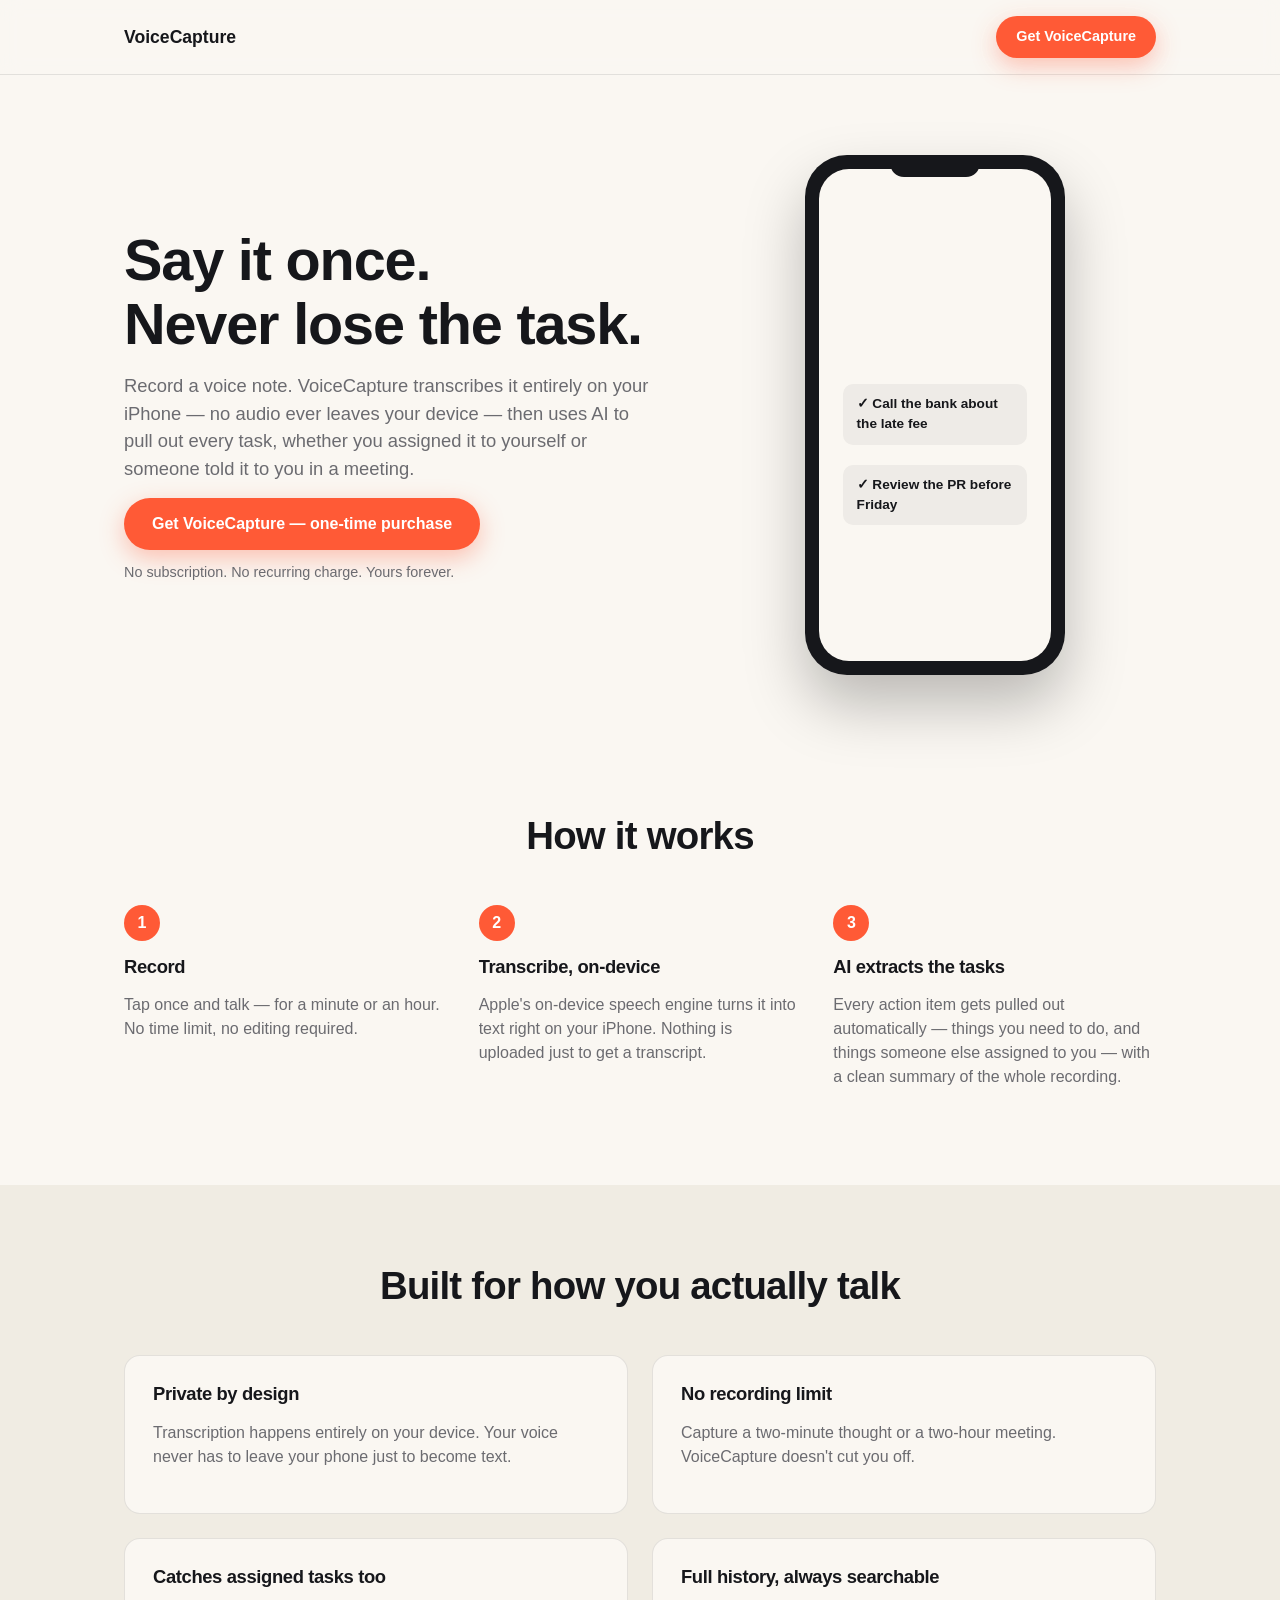
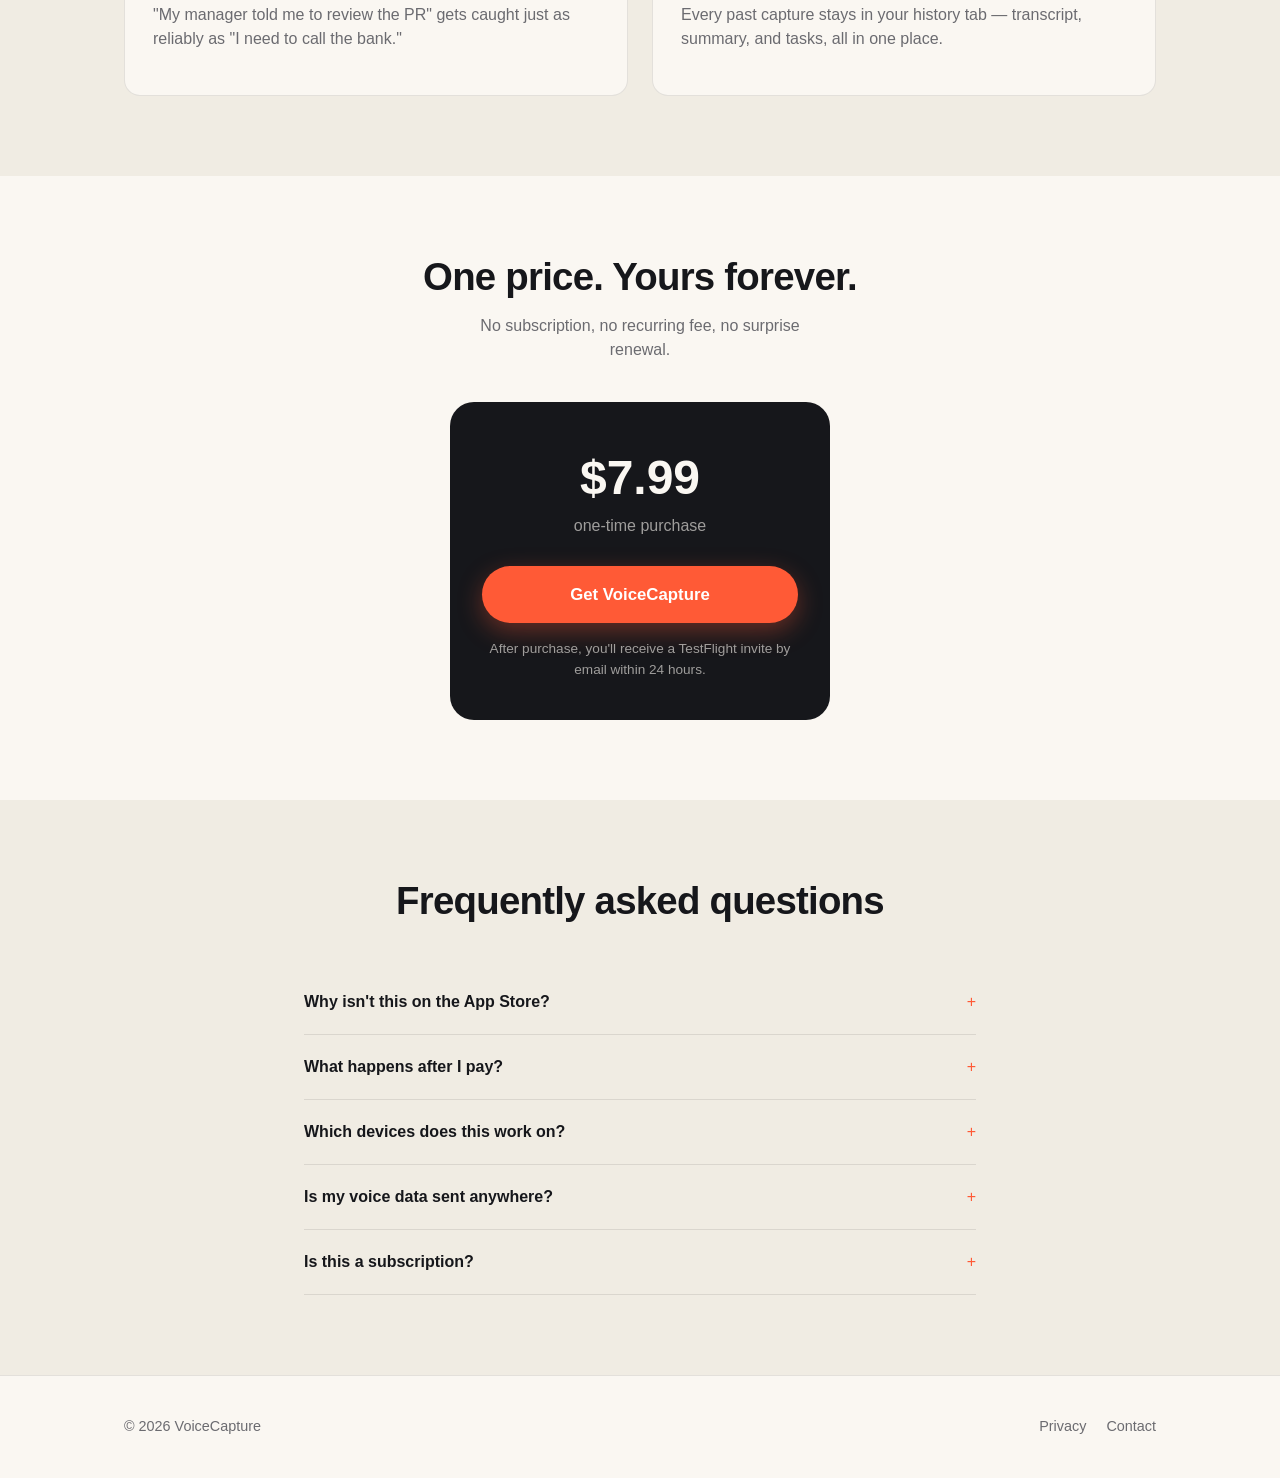
<file: docs/index.html>
<!DOCTYPE html>
<html lang="en">
<head>
<meta charset="UTF-8">
<meta name="viewport" content="width=device-width, initial-scale=1.0">
<title>VoiceCapture — Turn voice notes into tasks, automatically</title>
<meta name="description" content="VoiceCapture records your voice, transcribes it fully on your iPhone, and uses AI to pull out every task — yours or assigned to you — so you never lose a to-do again. One-time purchase, no subscription.">
<link rel="canonical" href="https://voicecaptureapp.com/">

<!-- Open Graph -->
<meta property="og:type" content="website">
<meta property="og:title" content="VoiceCapture — Turn voice notes into tasks, automatically">
<meta property="og:description" content="Record, on-device transcription, AI task extraction. One-time purchase, no subscription.">
<meta property="og:url" content="https://voicecaptureapp.com/">
<meta property="og:image" content="https://voicecaptureapp.com/og-image.png">

<!-- Twitter -->
<meta name="twitter:card" content="summary_large_image">
<meta name="twitter:title" content="VoiceCapture — Turn voice notes into tasks, automatically">
<meta name="twitter:description" content="Record, on-device transcription, AI task extraction. One-time purchase, no subscription.">
<meta name="twitter:image" content="https://voicecaptureapp.com/og-image.png">

<link rel="stylesheet" href="styles.css">

<script type="application/ld+json">
{
  "@context": "https://schema.org",
  "@type": "SoftwareApplication",
  "name": "VoiceCapture",
  "applicationCategory": "ProductivityApplication",
  "operatingSystem": "iOS",
  "description": "Records voice notes, transcribes them fully on-device, and uses AI to extract every task mentioned — yours or assigned to you.",
  "offers": {
    "@type": "Offer",
    "price": "7.99",
    "priceCurrency": "USD"
  }
}
</script>
</head>
<body>

<header class="site-header">
  <div class="wrap header-inner">
    <a href="#top" class="logo">VoiceCapture</a>
    <a href="#pricing" class="btn btn-primary btn-small">Get VoiceCapture</a>
  </div>
</header>

<main id="top">

  <!-- Hero -->
  <section class="hero">
    <div class="wrap hero-inner">
      <div class="hero-copy">
        <h1>Say it once.<br>Never lose the task.</h1>
        <p class="hero-sub">
          Record a voice note. VoiceCapture transcribes it entirely on your iPhone —
          no audio ever leaves your device — then uses AI to pull out every task,
          whether you assigned it to yourself or someone told it to you in a meeting.
        </p>
        <a href="#pricing" class="btn btn-primary">Get VoiceCapture — one-time purchase</a>
        <p class="hero-note">No subscription. No recurring charge. Yours forever.</p>
      </div>
      <div class="hero-visual" aria-hidden="true">
        <div class="phone-mock">
          <div class="phone-notch"></div>
          <div class="phone-screen">
            <div class="waveform">
              <span></span><span></span><span></span><span></span><span></span>
              <span></span><span></span><span></span><span></span><span></span>
              <span></span><span></span><span></span>
            </div>
            <div class="mock-task">✓ Call the bank about the late fee</div>
            <div class="mock-task">✓ Review the PR before Friday</div>
          </div>
        </div>
      </div>
    </div>
  </section>

  <!-- How it works -->
  <section class="section" id="how-it-works">
    <div class="wrap">
      <h2>How it works</h2>
      <div class="steps">
        <div class="step">
          <div class="step-num">1</div>
          <h3>Record</h3>
          <p>Tap once and talk — for a minute or an hour. No time limit, no editing required.</p>
        </div>
        <div class="step">
          <div class="step-num">2</div>
          <h3>Transcribe, on-device</h3>
          <p>Apple's on-device speech engine turns it into text right on your iPhone. Nothing is uploaded just to get a transcript.</p>
        </div>
        <div class="step">
          <div class="step-num">3</div>
          <h3>AI extracts the tasks</h3>
          <p>Every action item gets pulled out automatically — things you need to do, and things someone else assigned to you — with a clean summary of the whole recording.</p>
        </div>
      </div>
    </div>
  </section>

  <!-- Features -->
  <section class="section section-alt" id="features">
    <div class="wrap">
      <h2>Built for how you actually talk</h2>
      <div class="features-grid">
        <div class="feature">
          <h3>Private by design</h3>
          <p>Transcription happens entirely on your device. Your voice never has to leave your phone just to become text.</p>
        </div>
        <div class="feature">
          <h3>No recording limit</h3>
          <p>Capture a two-minute thought or a two-hour meeting. VoiceCapture doesn't cut you off.</p>
        </div>
        <div class="feature">
          <h3>Catches assigned tasks too</h3>
          <p>"My manager told me to review the PR" gets caught just as reliably as "I need to call the bank."</p>
        </div>
        <div class="feature">
          <h3>Full history, always searchable</h3>
          <p>Every past capture stays in your history tab — transcript, summary, and tasks, all in one place.</p>
        </div>
      </div>
    </div>
  </section>

  <!-- Pricing -->
  <section class="section" id="pricing">
    <div class="wrap pricing-wrap">
      <h2>One price. Yours forever.</h2>
      <p class="pricing-sub">No subscription, no recurring fee, no surprise renewal.</p>
      <div class="price-card">
        <div class="price-amount">$7.99</div>
        <div class="price-label">one-time purchase</div>
        <!-- TODO: replace with your real Lemon Squeezy checkout URL -->
        <a href="https://your-lemonsqueezy-checkout-url.example.com" class="btn btn-primary btn-wide">Get VoiceCapture</a>
        <p class="price-note">After purchase, you'll receive a TestFlight invite by email within 24 hours.</p>
      </div>
    </div>
  </section>

  <!-- FAQ -->
  <section class="section section-alt" id="faq">
    <div class="wrap faq-wrap">
      <h2>Frequently asked questions</h2>

      <details>
        <summary>Why isn't this on the App Store?</summary>
        <p>VoiceCapture is distributed directly through Apple's TestFlight program rather than the public App Store. You'll install it the same way beta testers do — no developer mode, no jailbreak, just the free TestFlight app from Apple.</p>
      </details>

      <details>
        <summary>What happens after I pay?</summary>
        <p>You'll get a confirmation page immediately, and a TestFlight invite sent to your email within 24 hours. From there, installing takes about a minute.</p>
      </details>

      <details>
        <summary>Which devices does this work on?</summary>
        <p>iPhone 13 and above.</p>
      </details>

      <details>
        <summary>Is my voice data sent anywhere?</summary>
        <p>Transcription happens fully on your device. Only the resulting text is sent off-device, and only to extract tasks — never your raw audio.</p>
      </details>

      <details>
        <summary>Is this a subscription?</summary>
        <p>No. It's a single one-time purchase. You own it, no recurring charges.</p>
      </details>
    </div>
  </section>

</main>

<footer class="site-footer">
  <div class="wrap footer-inner">
    <span>&copy; 2026 VoiceCapture</span>
    <nav>
      <a href="privacy.html">Privacy</a>
      <a href="mailto:support@voicecaptureapp.com">Contact</a>
    </nav>
  </div>
</footer>

</body>
</html>
</file>
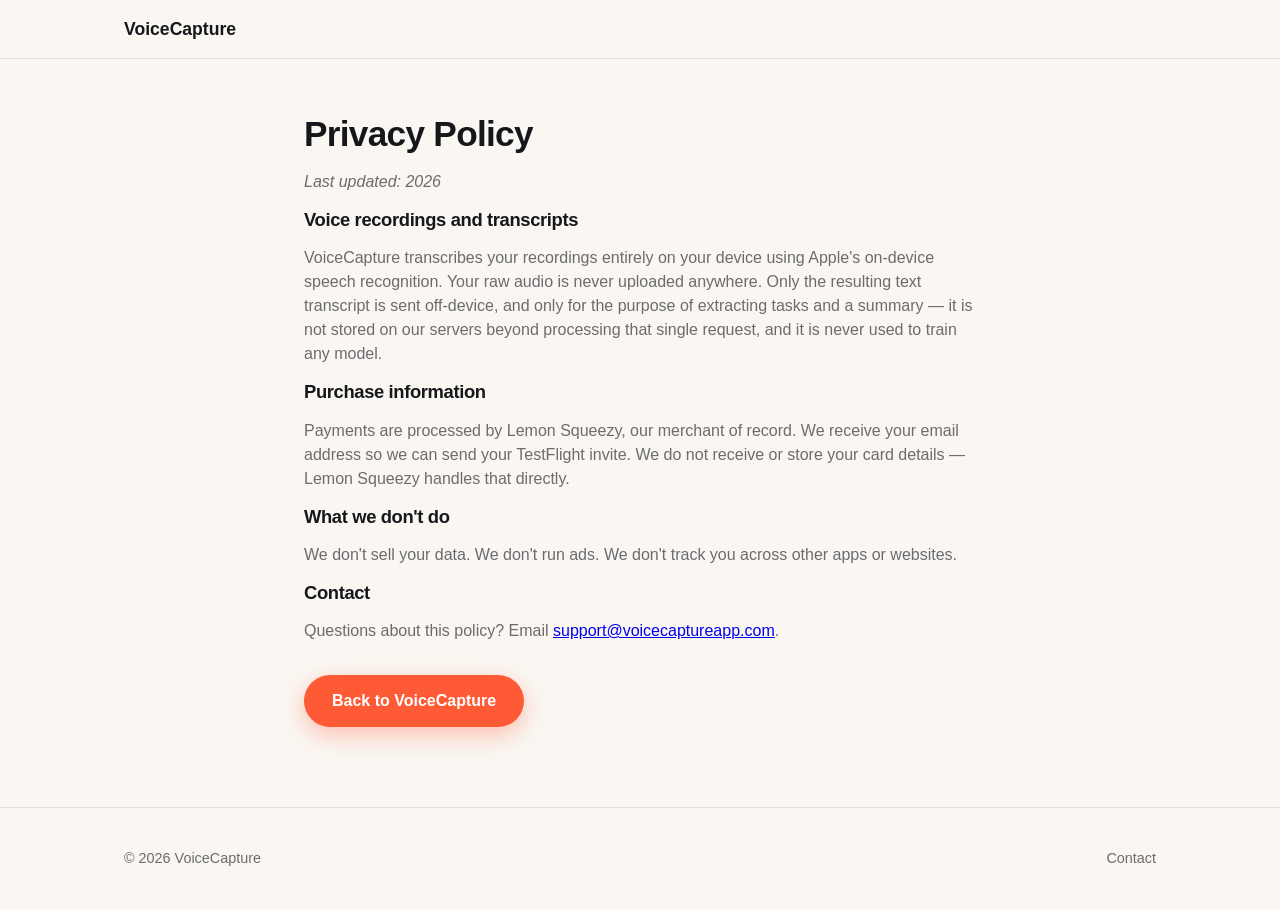
<file: docs/privacy.html>
<!DOCTYPE html>
<html lang="en">
<head>
<meta charset="UTF-8">
<meta name="viewport" content="width=device-width, initial-scale=1.0">
<title>Privacy Policy — VoiceCapture</title>
<meta name="description" content="How VoiceCapture handles your voice recordings, transcripts, and purchase information.">
<link rel="canonical" href="https://voicecaptureapp.com/privacy.html">
<link rel="stylesheet" href="styles.css">
</head>
<body>

<header class="site-header">
  <div class="wrap header-inner">
    <a href="index.html" class="logo">VoiceCapture</a>
  </div>
</header>

<main>
  <section class="section" style="padding-top: 56px;">
    <div class="wrap" style="max-width: 720px;">
      <h1 style="text-align:left; font-size: 2.2rem;">Privacy Policy</h1>
      <p><em>Last updated: 2026</em></p>

      <h3>Voice recordings and transcripts</h3>
      <p>
        VoiceCapture transcribes your recordings entirely on your device using
        Apple's on-device speech recognition. Your raw audio is never uploaded
        anywhere. Only the resulting text transcript is sent off-device, and
        only for the purpose of extracting tasks and a summary — it is not
        stored on our servers beyond processing that single request, and it
        is never used to train any model.
      </p>

      <h3>Purchase information</h3>
      <p>
        Payments are processed by Lemon Squeezy, our merchant of record. We
        receive your email address so we can send your TestFlight invite. We
        do not receive or store your card details — Lemon Squeezy handles
        that directly.
      </p>

      <h3>What we don't do</h3>
      <p>
        We don't sell your data. We don't run ads. We don't track you across
        other apps or websites.
      </p>

      <h3>Contact</h3>
      <p>
        Questions about this policy? Email
        <a href="mailto:support@voicecaptureapp.com">support@voicecaptureapp.com</a>.
      </p>

      <a href="index.html" class="btn btn-primary" style="margin-top: 16px;">Back to VoiceCapture</a>
    </div>
  </section>
</main>

<footer class="site-footer">
  <div class="wrap footer-inner">
    <span>&copy; 2026 VoiceCapture</span>
    <nav>
      <a href="mailto:support@voicecaptureapp.com">Contact</a>
    </nav>
  </div>
</footer>

</body>
</html>
</file>
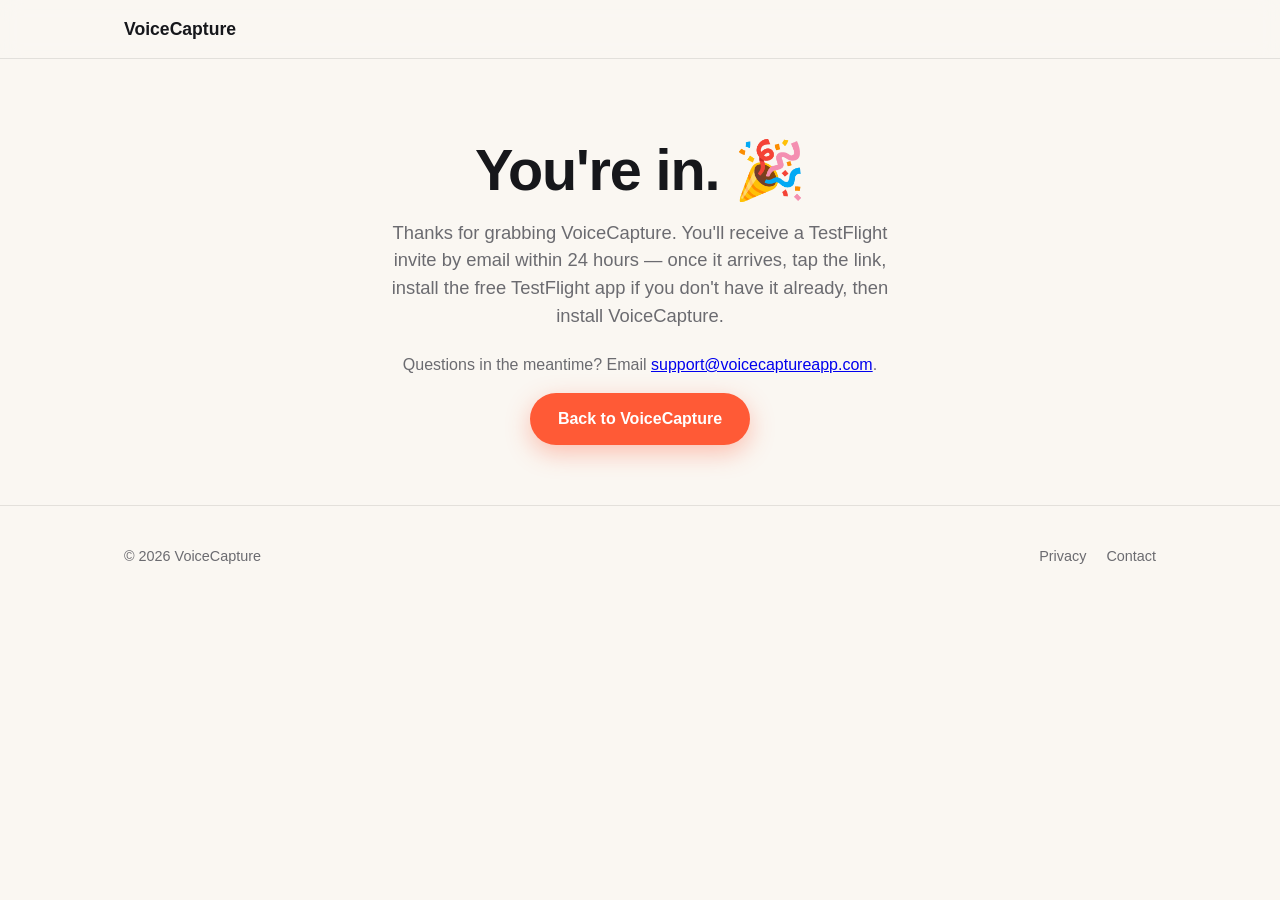
<file: docs/thank-you.html>
<!DOCTYPE html>
<html lang="en">
<head>
<meta charset="UTF-8">
<meta name="viewport" content="width=device-width, initial-scale=1.0">
<title>Thank you — VoiceCapture</title>
<meta name="robots" content="noindex">
<link rel="stylesheet" href="styles.css">
</head>
<body>

<header class="site-header">
  <div class="wrap header-inner">
    <a href="index.html" class="logo">VoiceCapture</a>
  </div>
</header>

<main>
  <section class="hero">
    <div class="wrap" style="text-align:center; max-width: 620px; margin: 0 auto;">
      <h1>You're in. 🎉</h1>
      <p class="hero-sub" style="margin: 0 auto 24px;">
        Thanks for grabbing VoiceCapture. You'll receive a TestFlight invite by
        email within 24 hours — once it arrives, tap the link, install the free
        TestFlight app if you don't have it already, then install VoiceCapture.
      </p>
      <p>
        Questions in the meantime? Email
        <a href="mailto:support@voicecaptureapp.com">support@voicecaptureapp.com</a>.
      </p>
      <a href="index.html" class="btn btn-primary">Back to VoiceCapture</a>
    </div>
  </section>
</main>

<footer class="site-footer">
  <div class="wrap footer-inner">
    <span>&copy; 2026 VoiceCapture</span>
    <nav>
      <a href="privacy.html">Privacy</a>
      <a href="mailto:support@voicecaptureapp.com">Contact</a>
    </nav>
  </div>
</footer>

</body>
</html>
</file>
<file: docs/styles.css>
:root {
  --ink: #16171b;
  --paper: #faf7f2;
  --paper-alt: #f0ece3;
  --accent: #ff5a36;
  --accent-ink: #ffffff;
  --muted: #6b6b70;
  --border: rgba(22, 23, 27, 0.1);
  --radius: 16px;
}

* { box-sizing: border-box; }

html { scroll-behavior: smooth; }

body {
  margin: 0;
  font-family: -apple-system, BlinkMacSystemFont, "SF Pro Text", "Segoe UI", Roboto, Helvetica, Arial, sans-serif;
  color: var(--ink);
  background: var(--paper);
  line-height: 1.5;
}

.wrap {
  max-width: 1080px;
  margin: 0 auto;
  padding: 0 24px;
}

h1, h2, h3 {
  font-weight: 800;
  line-height: 1.1;
  letter-spacing: -0.02em;
  margin: 0 0 16px;
}

h1 { font-size: clamp(2.4rem, 5vw, 3.6rem); }
h2 { font-size: clamp(1.8rem, 3.2vw, 2.4rem); text-align: center; margin-bottom: 48px; }
h3 { font-size: 1.15rem; }

p { color: var(--muted); margin: 0 0 16px; }

/* Header */

.site-header {
  position: sticky;
  top: 0;
  z-index: 10;
  background: rgba(250, 247, 242, 0.85);
  backdrop-filter: blur(10px);
  border-bottom: 1px solid var(--border);
}

.header-inner {
  display: flex;
  align-items: center;
  justify-content: space-between;
  padding-top: 16px;
  padding-bottom: 16px;
}

.logo {
  font-weight: 800;
  font-size: 1.1rem;
  color: var(--ink);
  text-decoration: none;
}

/* Buttons */

.btn {
  display: inline-block;
  padding: 14px 28px;
  border-radius: 999px;
  font-weight: 700;
  text-decoration: none;
  transition: transform 0.15s ease, box-shadow 0.15s ease;
}

.btn-primary {
  background: var(--accent);
  color: var(--accent-ink);
  box-shadow: 0 8px 24px rgba(255, 90, 54, 0.35);
}

.btn-primary:hover { transform: translateY(-2px); box-shadow: 0 12px 28px rgba(255, 90, 54, 0.45); }

.btn-small { padding: 10px 20px; font-size: 0.9rem; }
.btn-wide { width: 100%; text-align: center; padding: 16px 28px; font-size: 1.05rem; }

/* Hero */

.hero { padding: 80px 0 60px; }

.hero-inner {
  display: grid;
  grid-template-columns: 1fr;
  gap: 48px;
  align-items: center;
}

@media (min-width: 860px) {
  .hero-inner { grid-template-columns: 1.1fr 0.9fr; }
}

.hero-sub { font-size: 1.15rem; max-width: 52ch; }
.hero-note { font-size: 0.9rem; margin-top: 12px; }

.hero-visual { display: flex; justify-content: center; }

.phone-mock {
  width: 260px;
  height: 520px;
  background: var(--ink);
  border-radius: 42px;
  padding: 14px;
  box-shadow: 0 30px 60px rgba(0,0,0,0.25);
  position: relative;
}

.phone-notch {
  width: 90px;
  height: 22px;
  background: var(--ink);
  border-radius: 0 0 14px 14px;
  position: absolute;
  top: 0;
  left: 50%;
  transform: translateX(-50%);
  z-index: 2;
}

.phone-screen {
  background: var(--paper);
  width: 100%;
  height: 100%;
  border-radius: 30px;
  display: flex;
  flex-direction: column;
  align-items: center;
  justify-content: center;
  gap: 20px;
  padding: 24px;
}

.waveform {
  display: flex;
  align-items: center;
  gap: 4px;
  height: 60px;
}

.waveform span {
  width: 4px;
  border-radius: 2px;
  background: var(--accent);
  animation: bounce 1.2s ease-in-out infinite;
}

.waveform span:nth-child(odd) { animation-delay: 0.1s; }
.waveform span:nth-child(3n) { animation-delay: 0.25s; }
.waveform span:nth-child(4n) { animation-delay: 0.4s; }

@keyframes bounce {
  0%, 100% { height: 10px; }
  50% { height: 48px; }
}

.mock-task {
  align-self: stretch;
  background: rgba(22,23,27,0.05);
  border-radius: 10px;
  padding: 10px 14px;
  font-size: 0.85rem;
  font-weight: 600;
}

/* Sections */

.section { padding: 80px 0; }
.section-alt { background: var(--paper-alt); }

.steps {
  display: grid;
  gap: 32px;
  grid-template-columns: 1fr;
}

@media (min-width: 760px) {
  .steps { grid-template-columns: repeat(3, 1fr); }
}

.step-num {
  width: 36px;
  height: 36px;
  border-radius: 50%;
  background: var(--accent);
  color: var(--accent-ink);
  display: flex;
  align-items: center;
  justify-content: center;
  font-weight: 800;
  margin-bottom: 16px;
}

.features-grid {
  display: grid;
  gap: 24px;
  grid-template-columns: 1fr;
}

@media (min-width: 760px) {
  .features-grid { grid-template-columns: repeat(2, 1fr); }
}

.feature {
  background: var(--paper);
  border: 1px solid var(--border);
  border-radius: var(--radius);
  padding: 28px;
}

/* Pricing */

.pricing-wrap { text-align: center; }
.pricing-sub { max-width: 40ch; margin: -32px auto 40px; }

.price-card {
  max-width: 380px;
  margin: 0 auto;
  background: var(--ink);
  color: var(--paper);
  border-radius: 24px;
  padding: 40px 32px;
}

.price-amount { font-size: 3rem; font-weight: 800; }
.price-label { color: rgba(250,247,242,0.6); margin-bottom: 28px; }
.price-note { font-size: 0.85rem; color: rgba(250,247,242,0.6); margin-top: 16px; margin-bottom: 0; }

/* FAQ */

.faq-wrap { max-width: 720px; margin: 0 auto; }

details {
  border-bottom: 1px solid var(--border);
  padding: 20px 0;
}

summary {
  font-weight: 700;
  cursor: pointer;
  list-style: none;
}

summary::-webkit-details-marker { display: none; }

summary::after {
  content: "+";
  float: right;
  font-weight: 400;
  color: var(--accent);
}

details[open] summary::after { content: "−"; }

details p { margin-top: 12px; margin-bottom: 0; }

/* Footer */

.site-footer { padding: 40px 0; border-top: 1px solid var(--border); }

.footer-inner {
  display: flex;
  flex-direction: column;
  gap: 12px;
  align-items: center;
  text-align: center;
  color: var(--muted);
  font-size: 0.9rem;
}

@media (min-width: 600px) {
  .footer-inner { flex-direction: row; justify-content: space-between; }
}

.footer-inner nav a {
  color: var(--muted);
  text-decoration: none;
  margin-left: 16px;
}

.footer-inner nav a:hover { color: var(--ink); }
</file>
